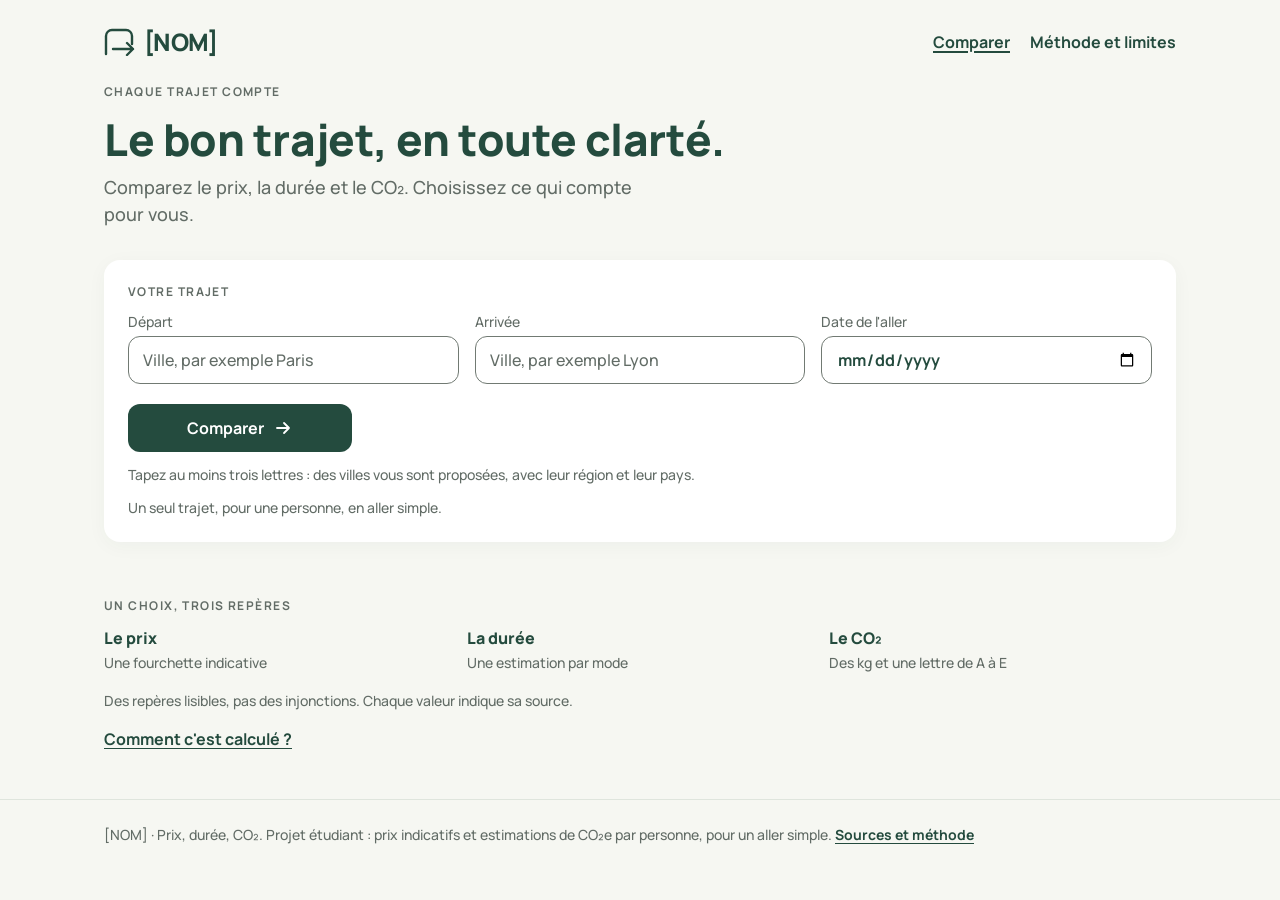
<file: frontend/index.html>
<!DOCTYPE html>
<html lang="fr">
<head>
  <meta charset="utf-8">
  <meta name="viewport" content="width=device-width, initial-scale=1">
  <title>Comparer un trajet · [NOM]</title>
  <link rel="stylesheet" href="style.css">
</head>
<body>
  <!-- Lien d'évitement : premier élément atteint au clavier, il saute l'en-tête. -->
  <a class="evitement" href="#contenu">Aller au contenu</a>

  <header class="entete">
    <div class="largeur entete-ligne">
      <a class="logo" href="index.html">
        <svg aria-hidden="true" width="32" height="28" viewBox="0 0 32 28" fill="none" stroke="currentColor" stroke-width="2.4" stroke-linecap="round" stroke-linejoin="round">
          <path d="M2 26V8a6 6 0 0 1 6-6h14a6 6 0 0 1 6 6v8"/>
          <path d="M9 21h20M23 15l6 6-6 6"/>
        </svg>
        <span>[NOM]</span>
      </a>
      <nav aria-label="Navigation principale">
        <ul class="menu">
          <li><a href="index.html" aria-current="page">Comparer</a></li>
          <li><a href="methode.html">Méthode et limites</a></li>
        </ul>
      </nav>
    </div>
  </header>

  <main id="contenu" class="largeur">
    <!-- Présentation : masquée par app.js quand des résultats sont affichés. -->
    <section id="presentation" aria-labelledby="titre-page">
      <p class="surtitre">Chaque trajet compte</p>
      <h1 id="titre-page">Le bon trajet, en toute clarté.</h1>
      <p class="chapeau">Comparez le prix, la durée et le CO₂. Choisissez ce qui compte pour vous.</p>
    </section>

    <!-- Le formulaire recharge cette page avec ?depart=…&arrivee=…&date=… :
         l'adresse d'une comparaison peut donc être copiée et partagée. -->
    <form id="recherche" class="carte recherche" action="index.html" method="get" novalidate aria-labelledby="titre-recherche">
      <h2 id="titre-recherche" class="surtitre">Votre trajet</h2>
      <div class="champs">
        <div class="champ">
          <label for="depart">Départ</label>
          <input id="depart" name="depart" type="text" autocomplete="off" required
                 placeholder="Ville, par exemple Paris" list="propositions-depart"
                 aria-describedby="aide-villes erreur-depart">
          <datalist id="propositions-depart"></datalist>
          <p id="erreur-depart" class="message-erreur" hidden></p>
        </div>
        <div class="champ">
          <label for="arrivee">Arrivée</label>
          <input id="arrivee" name="arrivee" type="text" autocomplete="off" required
                 placeholder="Ville, par exemple Lyon" list="propositions-arrivee"
                 aria-describedby="aide-villes erreur-arrivee">
          <datalist id="propositions-arrivee"></datalist>
          <p id="erreur-arrivee" class="message-erreur" hidden></p>
        </div>
        <div class="champ">
          <label for="date">Date de l'aller</label>
          <input id="date" name="date" type="date" required aria-describedby="erreur-date">
          <p id="erreur-date" class="message-erreur" hidden></p>
        </div>
      </div>
      <!-- Rempli par app.js quand plusieurs villes portent le même nom : l'utilisateur choisit. -->
      <div id="choix-lieux" class="choix-lieux"></div>
      <button type="submit" class="bouton bouton-principal">
        Comparer
        <svg aria-hidden="true" width="20" height="20" viewBox="0 0 20 20" fill="none" stroke="currentColor" stroke-width="1.8" stroke-linecap="round" stroke-linejoin="round"><path d="M4 10h12M11 5l5 5-5 5"/></svg>
      </button>
      <p id="aide-villes" class="aide">Tapez au moins trois lettres : des villes vous sont proposées, avec leur région et leur pays.</p>
      <p class="aide">Un seul trajet, pour une personne, en aller simple.</p>
    </form>

    <!-- Messages d'état (chargement, nombre de résultats) : lus par les lecteurs d'écran. -->
    <p id="etat" class="etat" role="status"></p>

    <!-- Erreur de la recherche (ville introuvable, serveur arrêté…). -->
    <div id="erreur" class="encart-erreur" role="alert" hidden></div>

    <section id="resultats" aria-labelledby="titre-resultats" hidden>
      <h2 id="titre-resultats" tabindex="-1"></h2>
      <p id="resume" class="meta"></p>
      <ul id="options" class="options"></ul>

      <div id="sans-option" class="carte" hidden>
        <h3>Modes sans option pour ce trajet</h3>
        <ul id="liste-sans-option" class="liste"></ul>
      </div>

      <div class="carte">
        <h3>Lire le niveau CO₂</h3>
        <p>La lettre dépend des grammes de CO₂e émis par personne et par kilomètre : A est le plus faible, E le plus élevé.</p>
        <ul id="echelle" class="echelle"></ul>
      </div>

      <div class="carte">
        <h3>À savoir sur ces chiffres</h3>
        <ul id="avertissements" class="liste"></ul>
        <p><a href="methode.html">Comment c'est calculé ? Méthode et limites</a></p>
      </div>
    </section>

    <section id="reperes" aria-labelledby="titre-reperes">
      <h2 id="titre-reperes" class="surtitre">Un choix, trois repères</h2>
      <ul class="reperes">
        <li><strong>Le prix</strong><span>Une fourchette indicative</span></li>
        <li><strong>La durée</strong><span>Une estimation par mode</span></li>
        <li><strong>Le CO₂</strong><span>Des kg et une lettre de A à E</span></li>
      </ul>
      <p class="meta">Des repères lisibles, pas des injonctions. Chaque valeur indique sa source.</p>
      <p><a href="methode.html">Comment c'est calculé ?</a></p>
    </section>
  </main>

  <footer class="pied">
    <div class="largeur">
      <p>[NOM] · Prix, durée, CO₂. Projet étudiant : prix indicatifs et estimations de CO₂e par personne, pour un aller simple. <a href="methode.html">Sources et méthode</a></p>
    </div>
  </footer>

  <script src="app.js"></script>
</body>
</html>
</file>
<file: frontend/style.css>
/* Styles du comparateur, d'après la direction artistique (dossier DA/).
   Mobile d'abord : la mise en page de base est celle du téléphone, les écrans
   plus larges sont gérés à la fin du fichier.
   Les tailles sont en rem pour suivre la taille de texte choisie par l'utilisateur. */

/* --- Police (Manrope, licence OFL, hébergée ici : aucun appel à un site extérieur) --- */
@font-face {
  font-family: "Manrope";
  src: url("polices/Manrope-Variable.ttf") format("truetype");
  font-weight: 200 800;
  font-display: swap;
}

/* --- Couleurs et mesures de la DA --- */
:root {
  --foret: #244B3E;
  --foret-survol: #193B30;
  --lime: #C9ED89;
  --creme: #F6F7F2;
  --blanc: #FFFFFF;
  --gris-chaud: #626C66;   /* textes secondaires : 5,4:1 sur blanc */
  --vert-pale: #EAF5E5;
  --texte: #263E35;
  --filet: #DFE5DD;
  --bord-champ: #717A73;   /* contour des champs : au moins 3:1 sur blanc */
  --pastille: #F0F3EF;
  --focus: #466C51;
  --erreur: #B33842;
  --erreur-fond: #FBECEE;
  --encre-co2: #10261D;

  /* Échelle CO2 : toujours accompagnée de la lettre, jamais la couleur seule. */
  --niveau-a: #279B6A;
  --niveau-b: #8FB747;
  --niveau-c: #E3C536;
  --niveau-d: #F18B32;
  --niveau-e: #D96A78;

  --rayon-carte: 16px;
  --rayon-champ: 12px;
  --ombre: 0 4px 20px #244B3E0A;
}

* { box-sizing: border-box; }

body {
  margin: 0;
  font-family: "Manrope", system-ui, -apple-system, "Segoe UI", sans-serif;
  font-size: 1rem;
  font-weight: 500;
  line-height: 1.5;
  color: var(--texte);
  background: var(--creme);
}

.largeur { max-width: 70rem; margin: 0 auto; padding: 0 1.5rem; }

h1, h2, h3 { color: var(--foret); font-weight: 800; letter-spacing: -0.01em; margin: 0 0 0.5rem; }
h1 { font-size: 2rem; line-height: 1.19; }
h2 { font-size: 1.625rem; line-height: 1.3; }
h3 { font-size: 1.125rem; line-height: 1.35; }
p { margin: 0 0 1rem; }

a { color: var(--foret); font-weight: 700; text-underline-offset: 0.2em; }
a:hover { color: var(--foret-survol); text-decoration-thickness: 2px; }

/* Focus clavier : contour de 3 px toujours visible, sur tous les éléments. */
:focus-visible { outline: 3px solid var(--focus); outline-offset: 3px; border-radius: 4px; }

/* La règle [hidden] du navigateur est faible : on la renforce. */
[hidden] { display: none !important; }

.evitement {
  position: absolute; left: 1rem; top: -4rem;
  background: var(--foret); color: var(--blanc);
  padding: 0.75rem 1rem; border-radius: var(--rayon-champ); z-index: 10;
}
.evitement:focus { top: 1rem; color: var(--blanc); }

/* --- En-tête et pied --- */
.entete-ligne {
  display: flex; flex-wrap: wrap; align-items: center; justify-content: space-between;
  gap: 0.5rem 1.5rem; padding-top: 1.25rem; padding-bottom: 1.25rem;
}
.logo {
  display: inline-flex; align-items: center; gap: 0.5rem;
  font-size: 1.5rem; font-weight: 800; letter-spacing: -0.03em; text-decoration: none;
}
.menu { display: flex; flex-wrap: wrap; gap: 0.25rem 1.25rem; list-style: none; margin: 0; padding: 0; }
.menu a { display: inline-block; padding: 0.6rem 0; text-decoration: none; }
.menu a:hover { text-decoration: underline; }
/* Page en cours : soulignée (pas seulement une couleur). */
.menu a[aria-current="page"] { text-decoration: underline; text-decoration-thickness: 2px; }

.pied { margin-top: 3rem; padding: 1.5rem 0 2rem; border-top: 1px solid var(--filet); font-size: 0.875rem; color: var(--gris-chaud); }

main > section, main > form { margin-bottom: 2rem; }

/* --- Textes --- */
.surtitre {
  font-size: 0.75rem; font-weight: 700; letter-spacing: 0.12em; text-transform: uppercase;
  color: var(--gris-chaud); margin: 0 0 0.75rem;
}
.chapeau { font-size: 1.125rem; color: var(--gris-chaud); max-width: 34rem; }
.meta { font-size: 0.875rem; color: var(--gris-chaud); }
.aide { font-size: 0.875rem; color: var(--gris-chaud); margin: 0.75rem 0 0; text-align: center; }

/* --- Cartes --- */
.carte {
  background: var(--blanc); border-radius: var(--rayon-carte); box-shadow: var(--ombre);
  padding: 1.25rem; margin-bottom: 1rem;
}
.liste { margin: 0 0 1rem; padding-left: 1.2rem; }
.liste li { margin-bottom: 0.4rem; }

/* --- Formulaire de recherche --- */
.recherche { padding: 1.5rem; }
.champs { display: grid; gap: 1rem; margin-bottom: 1.25rem; }
.champ label { display: block; font-size: 0.875rem; color: var(--gris-chaud); margin-bottom: 0.25rem; }
.champ input {
  width: 100%; min-height: 3rem; padding: 0.6rem 0.9rem;
  font: inherit; font-weight: 700; color: var(--foret);
  background: var(--blanc); border: 1px solid var(--bord-champ); border-radius: var(--rayon-champ);
}
.champ input::placeholder { color: var(--gris-chaud); font-weight: 500; opacity: 1; }
.champ input:hover { border-color: var(--foret); }
/* Champ en erreur : filet plus épais ET message écrit (pas seulement du rouge). */
.champ input[aria-invalid="true"] { border: 2px solid var(--erreur); }
.message-erreur { color: var(--erreur); font-size: 0.875rem; font-weight: 700; margin: 0.35rem 0 0; }

/* Question « quelle ville ? » quand plusieurs villes portent le même nom. */
.choix {
  border: 2px solid var(--foret); border-radius: var(--rayon-champ);
  background: var(--vert-pale); padding: 0.75rem 1rem; margin: 0 0 1.25rem; min-width: 0;
}
.choix legend { font-weight: 800; color: var(--foret); padding: 0 0.35rem; }
/* Chaque ligne fait au moins 44 px de haut : facile à toucher du doigt. */
.choix-ligne { display: flex; align-items: center; gap: 0.6rem; min-height: 2.75rem; }
.choix-ligne input { flex: none; width: 1.25rem; height: 1.25rem; accent-color: var(--foret); }
.choix-ligne label { flex: 1; padding: 0.5rem 0; cursor: pointer; }

.bouton {
  display: inline-flex; align-items: center; justify-content: center; gap: 0.6rem;
  width: 100%; min-height: 3rem; padding: 0.6rem 1.25rem;
  font: inherit; font-weight: 700; border: 2px solid transparent; border-radius: var(--rayon-champ); cursor: pointer;
}
.bouton-principal { background: var(--foret); color: var(--blanc); }
.bouton-principal:hover { background: var(--foret-survol); }
.bouton[disabled] { background: #E4E8E1; color: #717A73; cursor: not-allowed; }

/* --- États --- */
.etat { min-height: 1.5rem; font-weight: 700; color: var(--foret); }
.encart-erreur {
  background: var(--erreur-fond); color: var(--erreur); border: 2px solid var(--erreur);
  border-radius: var(--rayon-champ); padding: 1rem 1.25rem; margin-bottom: 1.5rem; font-weight: 700;
}

/* --- Résultats : une carte par mode, toutes sur le même modèle --- */
#titre-resultats { margin-bottom: 0.25rem; }
.options { list-style: none; margin: 1.25rem 0 1rem; padding: 0; display: grid; gap: 1rem; }
.option { margin: 0; display: flex; flex-direction: column; }

.option-tete { display: flex; align-items: flex-start; gap: 0.75rem; }
.picto {
  flex: none; width: 2.5rem; height: 2.5rem; border-radius: 10px; background: var(--pastille);
  display: grid; place-items: center; color: var(--foret);
}
.option-nom { flex: 1; min-width: 0; }
.option-nom h3 { margin: 0.35rem 0 0.25rem; }
.badges { display: flex; flex-wrap: wrap; gap: 0.35rem; list-style: none; margin: 0; padding: 0; }
.badge {
  background: var(--vert-pale); color: var(--foret); border-radius: 6px;
  font-size: 0.75rem; font-weight: 700; padding: 0.15rem 0.5rem;
}

/* Mise en garde sur une option : encadrée et introduite par « À savoir », pas seulement colorée. */
.remarque {
  margin: 0.75rem 0 0; padding: 0.6rem 0.75rem; font-size: 0.875rem;
  background: var(--creme); border-left: 4px solid var(--foret); border-radius: 0 8px 8px 0;
}

/* Les valeurs sont une liste « nom → valeur » (dl) : le nom est lu avant chaque valeur. */
.valeurs { margin: 1rem 0 0; display: grid; gap: 0.75rem; }
.valeur { border-top: 1px solid var(--filet); padding-top: 0.75rem; }
.valeur dt { font-size: 0.75rem; font-weight: 700; letter-spacing: 0.08em; text-transform: uppercase; color: var(--gris-chaud); }
.valeur dd { margin: 0.15rem 0 0; }
.chiffre { font-size: 1.5rem; font-weight: 800; color: var(--foret); line-height: 1.3; }
.precision { display: block; font-size: 0.875rem; color: var(--gris-chaud); }

.co2 { display: flex; align-items: center; gap: 0.75rem; }
.lettre {
  flex: none; width: 2.5rem; height: 2.5rem; border-radius: 8px;
  display: grid; place-items: center;
  font-size: 1.25rem; font-weight: 800; color: var(--encre-co2);
  border: 1px solid var(--encre-co2);
}
.lettre-a { background: var(--niveau-a); }
.lettre-b { background: var(--niveau-b); }
.lettre-c { background: var(--niveau-c); }
.lettre-d { background: var(--niveau-d); }
.lettre-e { background: var(--niveau-e); }

/* Sources : dépliables, pour ne pas noyer la carte. */
.sources { margin-top: 1rem; border-top: 1px solid var(--filet); padding-top: 0.5rem; }
.sources summary { cursor: pointer; font-weight: 700; color: var(--foret); padding: 0.6rem 0; min-height: 2.75rem; }
.sources dl { margin: 0; font-size: 0.875rem; }
.sources dt { font-weight: 700; margin-top: 0.5rem; }
.sources dd { margin: 0; color: var(--gris-chaud); overflow-wrap: anywhere; }

/* Légende de l'échelle A à E */
.echelle { list-style: none; margin: 0; padding: 0; display: grid; gap: 0.5rem; }
.echelle li { display: flex; align-items: center; gap: 0.75rem; }
.echelle .lettre { width: 2rem; height: 2rem; font-size: 1rem; }

/* Repères de l'accueil */
.reperes { list-style: none; margin: 0 0 1rem; padding: 0; display: grid; grid-template-columns: repeat(auto-fit, minmax(9rem, 1fr)); gap: 1rem; }
.reperes strong { display: block; color: var(--foret); font-weight: 800; }
.reperes span { font-size: 0.875rem; color: var(--gris-chaud); }

/* --- Page « Méthode et limites » --- */
.texte { max-width: 46rem; }
.texte h2 { margin-top: 2.5rem; }
.texte h3 { margin-top: 1.5rem; }
.sommaire { columns: 2 14rem; }
.note {
  background: var(--vert-pale); border-left: 4px solid var(--foret); border-radius: 0 var(--rayon-champ) var(--rayon-champ) 0;
  padding: 1rem 1.25rem; margin: 0 0 1rem;
}
.note p:last-child { margin-bottom: 0; }

/* Un tableau large défile dans son cadre, sans faire défiler toute la page. */
.cadre-tableau { overflow-x: auto; margin: 0 0 1rem; background: var(--blanc); border-radius: var(--rayon-champ); border: 1px solid var(--filet); }
table { border-collapse: collapse; width: 100%; font-size: 0.875rem; }
caption { text-align: left; font-weight: 700; color: var(--foret); padding: 0.75rem 1rem; }
th, td { text-align: left; vertical-align: top; padding: 0.6rem 1rem; border-top: 1px solid var(--filet); }
thead th { color: var(--foret); white-space: nowrap; }
tbody th { color: var(--foret); }

/* --- Écrans plus larges --- */
@media (min-width: 44rem) {
  h1 { font-size: 2.75rem; }
  .champs { grid-template-columns: 1fr 1fr 1fr; }
  .bouton { width: auto; min-width: 14rem; }
  .aide { text-align: left; }
  /* Les options passent côte à côte : c'est là que la comparaison se lit le mieux. */
  .options { grid-template-columns: repeat(auto-fit, minmax(15rem, 1fr)); }
}
</file>
